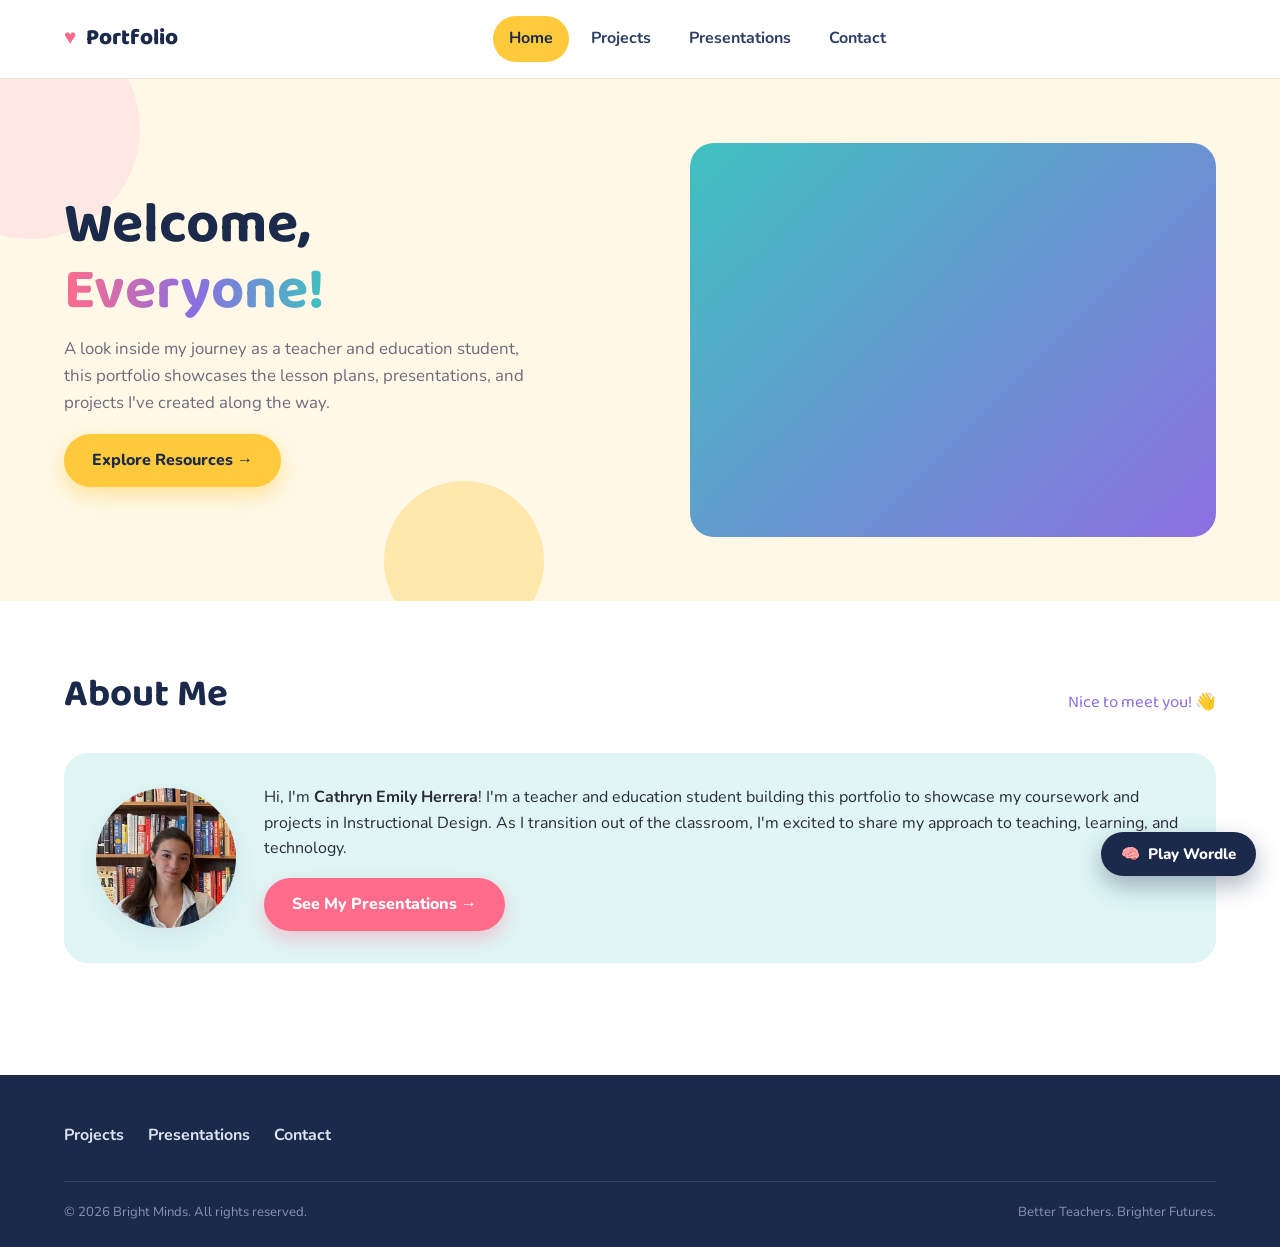
<file: index.html>
<!DOCTYPE html>
<html lang="en">
<head>
<meta charset="UTF-8">
<meta name="viewport" content="width=device-width, initial-scale=1.0">
<title>Bright Minds</title>
<meta name="description" content="Bright Minds gives teachers ready-to-use lesson plans, creative classroom ideas, printables, and a supportive community, because you make a difference every day.">
<link rel="icon" href="data:image/svg+xml,<svg xmlns=%22http://www.w3.org/2000/svg%22 viewBox=%220 0 100 100%22><text y=%22.9em%22 font-size=%2290%22>💛</text></svg>">
<link rel="stylesheet" href="css/style.css">
</head>
<body>

<header class="site-header">
  <div class="container">
    <a href="index.html" class="logo">
      <span class="heart">♥</span>
      <span class="logo-text">Portfolio</span>
    </a>
    <nav class="main-nav" id="main-nav">
      <a href="index.html" class="active">Home</a>
      <a href="resources.html">Projects</a>
      <a href="about.html">Presentations</a>
      <a href="contact.html">Contact</a>
    </nav>
    <div class="header-actions">
      <button class="nav-toggle" aria-label="Toggle menu" aria-expanded="false">&#9776;</button>
    </div>
  </div>
</header>

<section class="hero">
  <div class="blob blob-1"></div>
  <div class="blob blob-2"></div>
  <div class="container">
    <div class="hero-copy">
      <h1>Welcome,<br><span class="accent-multi">Everyone!</span></h1>
      <p class="desc">A look inside my journey as a teacher and education student, this portfolio showcases the lesson plans, presentations, and projects I've created along the way.</p>
      <a href="resources.html" class="btn btn-primary">Explore Resources &rarr;</a>
    </div>
    <div class="hero-art">
      <iframe src="https://drive.google.com/file/d/1__AjPXxAZI9XdwI3EdQu85BcZiwXp3zZ/preview" title="Teaching demo" style="width:100%;height:100%;border:none;display:block;" allow="autoplay" allowfullscreen></iframe>
    </div>
  </div>
</section>

<section class="section">
  <div class="container">
    <div class="section-head">
      <h2>About Me</h2>
      <span class="note">Nice to meet you! &#128075;</span>
    </div>
    <div class="creator-card">
      <div class="creator-avatar creator-avatar-photo"><img src="images/creator-photo.jpg" alt="Cathryn Emily Herrera"></div>
      <div>
        <p style="margin-bottom:16px;">Hi, I'm <strong>Cathryn Emily Herrera</strong>! I'm a teacher and education student building this portfolio to showcase my coursework and projects in Instructional Design. As I transition out of the classroom, I'm excited to share my approach to teaching, learning, and technology.</p>
        <a href="about.html" class="btn btn-secondary">See My Presentations &rarr;</a>
      </div>
    </div>
  </div>
</section>

<footer class="site-footer">
  <div class="container">
    <div class="footer-top">
      <nav class="footer-nav">
        <a href="resources.html">Projects</a>
        <a href="about.html">Presentations</a>
        <a href="contact.html">Contact</a>
      </nav>
    </div>
    <div class="footer-bottom">
      <span>&copy; 2026 Bright Minds. All rights reserved.</span>
      <span>Better Teachers. Brighter Futures.</span>
    </div>
  </div>
</footer>

<div class="wordle-modal" id="wordleModal" hidden>
  <div class="wordle-modal-backdrop" data-wordle-close></div>
  <div class="wordle-modal-panel" role="dialog" aria-modal="true" aria-labelledby="wordleTitle">
    <button class="wordle-modal-close" type="button" data-wordle-close aria-label="Close">&times;</button>

    <div class="wordle-intro" id="wordleIntro">
      <div class="wordle-intro-icon">&#129504;</div>
      <h3 id="wordleTitle">Take a Quick Brain Break!</h3>
      <p>Fancy a round of Wordle while you're here? Guess the 5-letter word (education edition) in 6 tries.</p>
      <div class="wordle-intro-actions">
        <button type="button" class="btn btn-primary" id="wordlePlayBtn">Let's Play! &rarr;</button>
        <button type="button" class="btn btn-outline" id="wordleSkipBtn">No Thanks</button>
      </div>
    </div>

    <div class="wordle-game" id="wordleGame" hidden>
      <h3>Word Break &#128218;</h3>
      <p class="wordle-message" id="wordleMessage">Guess the 5-letter word in 6 tries!</p>
      <div class="wordle-board" id="wordleBoard"></div>
      <div class="wordle-keyboard" id="wordleKeyboard"></div>
      <button type="button" class="btn btn-secondary wordle-again-btn" id="wordleAgainBtn" hidden>Play Again &rarr;</button>
    </div>
  </div>
</div>

<button type="button" class="wordle-fab" id="wordleFab" aria-label="Play Wordle">
  <span aria-hidden="true">&#129504;</span> Play Wordle
</button>

<script src="js/script.js"></script>
</body>
</html>
</file>
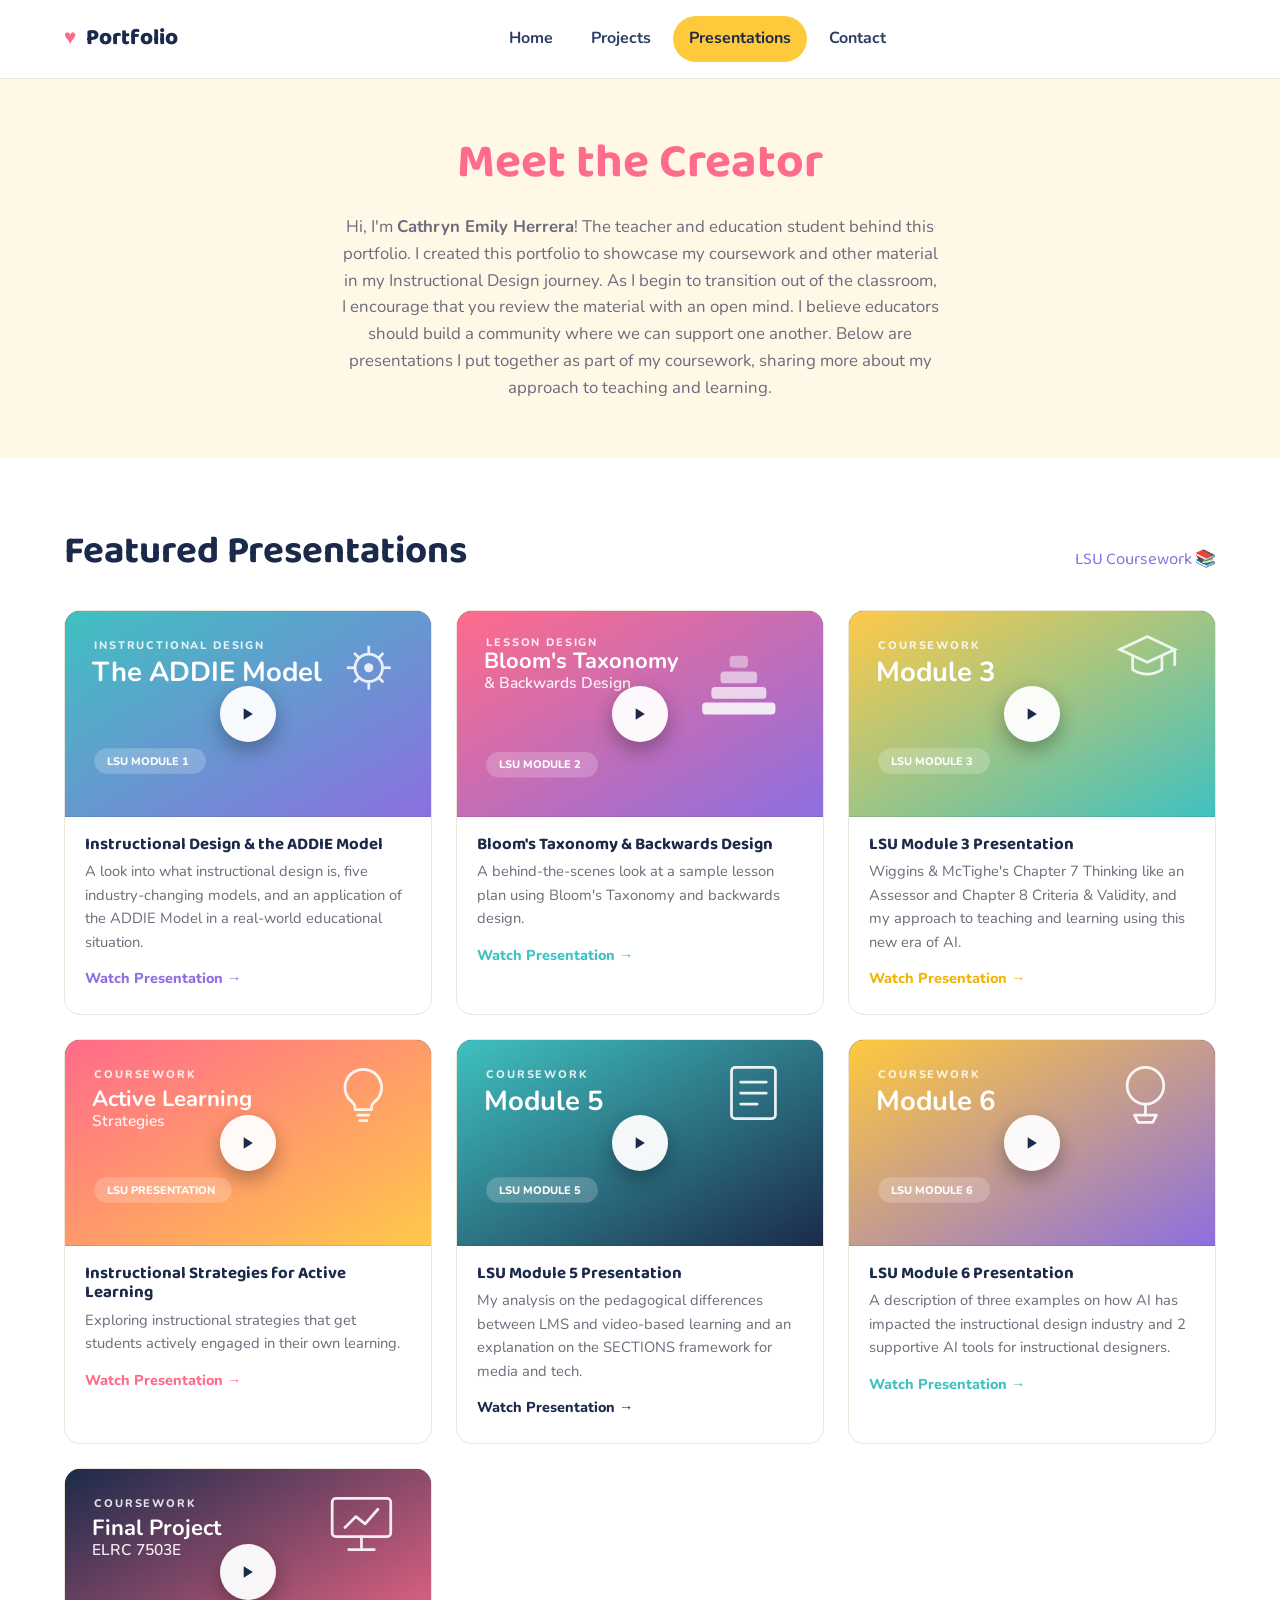
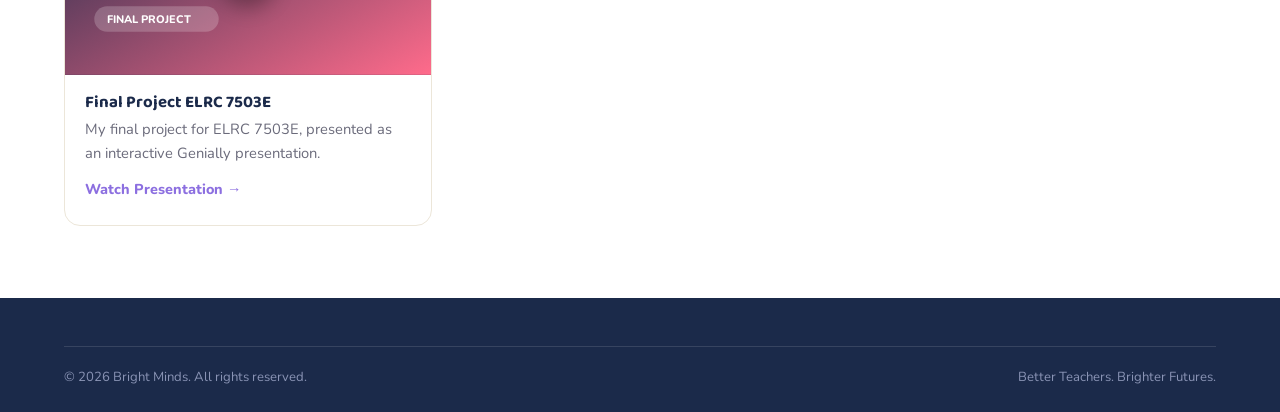
<file: about.html>
<!DOCTYPE html>
<html lang="en">
<head>
<meta charset="UTF-8">
<meta name="viewport" content="width=device-width, initial-scale=1.0">
<title>About - Bright Minds</title>
<meta name="description" content="Meet the teacher behind Bright Minds and learn about our mission to support amazing educators everywhere.">
<link rel="icon" href="data:image/svg+xml,<svg xmlns=%22http://www.w3.org/2000/svg%22 viewBox=%220 0 100 100%22><text y=%22.9em%22 font-size=%2290%22>💛</text></svg>">
<link rel="stylesheet" href="css/style.css">
</head>
<body>

<header class="site-header">
  <div class="container">
    <a href="index.html" class="logo">
      <span class="heart">♥</span>
      <span class="logo-text">Portfolio</span>
    </a>
    <nav class="main-nav" id="main-nav">
      <a href="index.html">Home</a>
      <a href="resources.html">Projects</a>
      <a href="about.html" class="active">Presentations</a>
      <a href="contact.html">Contact</a>
    </nav>
    <div class="header-actions">
      <button class="nav-toggle" aria-label="Toggle menu" aria-expanded="false">&#9776;</button>
    </div>
  </div>
</header>

<section class="about-hero">
  <div class="container">
    <h1 style="color:var(--pink);">Meet the Creator</h1>
    <p>Hi, I'm <strong>Cathryn Emily Herrera</strong>! The teacher and education student behind this portfolio. I created this portfolio to showcase my coursework and other material in my Instructional Design journey. As I begin to transition out of the classroom, I encourage that you review the material with an open mind. I believe educators should build a community where we can support one another. Below are presentations I put together as part of my coursework, sharing more about my approach to teaching and learning.</p>
  </div>
</section>

<section class="section">
  <div class="container">
    <div class="section-head">
      <h2>Featured Presentations</h2>
      <span class="note">LSU Coursework &#128218;</span>
    </div>

    <div class="card-grid presentation-cards">
      <div class="card presentation-card"
           data-embed-src="https://www.canva.com/design/DAHTNZMo5ng/k4PWfj9XyuUFRb6jq6ElvA/watch?embed"
           data-credit-href="https://www.canva.com/design/DAHTNZMo5ng/k4PWfj9XyuUFRb6jq6ElvA/watch?utm_content=DAHTNZMo5ng&amp;utm_campaign=designshare&amp;utm_medium=embeds&amp;utm_source=link"
           data-credit-text="LSU Module 1 Presentation"
           tabindex="0" role="button" aria-label="Watch: Instructional Design and the ADDIE Model">
        <div class="card-thumb video-thumb">
          <svg class="cover-art" viewBox="0 0 400 225" xmlns="http://www.w3.org/2000/svg" role="img" aria-hidden="true">
            <defs>
              <linearGradient id="cov1" x1="0" y1="0" x2="1" y2="1">
                <stop offset="0%" stop-color="#3FC1C0"/>
                <stop offset="100%" stop-color="#8C6FE0"/>
              </linearGradient>
            </defs>
            <rect width="400" height="225" fill="url(#cov1)"/>
            <g transform="translate(304,34)" fill="none" stroke="#FFFFFF" stroke-width="3" opacity="0.85">
              <circle cx="28" cy="28" r="15"/>
              <circle cx="28" cy="28" r="5" fill="#FFFFFF" stroke="none"/>
              <line x1="28" y1="4" x2="28" y2="12"/>
              <line x1="28" y1="44" x2="28" y2="52"/>
              <line x1="4" y1="28" x2="12" y2="28"/>
              <line x1="44" y1="28" x2="52" y2="28"/>
              <line x1="12" y1="12" x2="18" y2="18"/>
              <line x1="38" y1="38" x2="44" y2="44"/>
              <line x1="44" y1="12" x2="38" y2="18"/>
              <line x1="18" y1="38" x2="12" y2="44"/>
            </g>
            <text x="32" y="42" font-family="Nunito, sans-serif" font-weight="800" font-size="12" letter-spacing="2" fill="#FFFFFF" opacity="0.85">INSTRUCTIONAL DESIGN</text>
            <text x="30" y="76" font-family="Baloo 2, cursive" font-weight="700" font-size="30" fill="#FFFFFF">The ADDIE Model</text>
            <rect x="32" y="150" width="122" height="28" rx="14" fill="rgba(255,255,255,0.2)"/>
            <text x="46" y="168" font-family="Nunito, sans-serif" font-weight="800" font-size="12" fill="#FFFFFF">LSU MODULE 1</text>
          </svg>
          <button class="thumb-play-btn" type="button" tabindex="-1" aria-hidden="true">
            <svg width="20" height="20" viewBox="0 0 24 24" fill="#1B2A4A"><path d="M8 5v14l11-7z"/></svg>
          </button>
        </div>
        <div class="card-body">
          <h3>Instructional Design &amp; the ADDIE Model</h3>
          <p>A look into what instructional design is, five industry-changing models, and an application of the ADDIE Model in a real-world educational situation.</p>
          <button class="card-link purple presentation-watch-btn" type="button" tabindex="-1">Watch Presentation &rarr;</button>
        </div>
      </div>

      <div class="card presentation-card"
           data-embed-src="https://www.canva.com/design/DAHT7Nx_MgE/wqu1mUiGOF-yuVI-j_wXXw/watch?embed"
           data-credit-href="https://www.canva.com/design/DAHT7Nx_MgE/wqu1mUiGOF-yuVI-j_wXXw/watch?utm_content=DAHT7Nx_MgE&amp;utm_campaign=designshare&amp;utm_medium=embeds&amp;utm_source=link"
           data-credit-text="LSU Module 2 Presentation"
           tabindex="0" role="button" aria-label="Watch: Bloom's Taxonomy and Backwards Design">
        <div class="card-thumb video-thumb">
          <svg class="cover-art" viewBox="0 0 400 225" xmlns="http://www.w3.org/2000/svg" role="img" aria-hidden="true">
            <defs>
              <linearGradient id="cov2" x1="0" y1="0" x2="1" y2="1">
                <stop offset="0%" stop-color="#FF6B8B"/>
                <stop offset="100%" stop-color="#8C6FE0"/>
              </linearGradient>
            </defs>
            <rect width="400" height="225" fill="url(#cov2)"/>
            <g transform="translate(268,40)" opacity="0.95">
              <rect x="0" y="60" width="80" height="13" rx="4" fill="#FFFFFF" opacity="0.9"/>
              <rect x="10" y="43" width="60" height="13" rx="4" fill="#FFFFFF" opacity="0.75"/>
              <rect x="20" y="26" width="40" height="13" rx="4" fill="#FFFFFF" opacity="0.6"/>
              <rect x="30" y="9" width="20" height="13" rx="4" fill="#FFFFFF" opacity="0.45"/>
            </g>
            <text x="32" y="38" font-family="Nunito, sans-serif" font-weight="800" font-size="12" letter-spacing="2" fill="#FFFFFF" opacity="0.85">LESSON DESIGN</text>
            <text x="30" y="62" font-family="Baloo 2, cursive" font-weight="700" font-size="24" fill="#FFFFFF">Bloom's Taxonomy</text>
            <text x="30" y="84" font-family="Baloo 2, cursive" font-weight="600" font-size="17" fill="#FFFFFF" opacity="0.9">&amp; Backwards Design</text>
            <rect x="32" y="154" width="122" height="28" rx="14" fill="rgba(255,255,255,0.2)"/>
            <text x="46" y="172" font-family="Nunito, sans-serif" font-weight="800" font-size="12" fill="#FFFFFF">LSU MODULE 2</text>
          </svg>
          <button class="thumb-play-btn" type="button" tabindex="-1" aria-hidden="true">
            <svg width="20" height="20" viewBox="0 0 24 24" fill="#1B2A4A"><path d="M8 5v14l11-7z"/></svg>
          </button>
        </div>
        <div class="card-body">
          <h3>Bloom's Taxonomy &amp; Backwards Design</h3>
          <p>A behind-the-scenes look at a sample lesson plan using Bloom's Taxonomy and backwards design.</p>
          <button class="card-link teal presentation-watch-btn" type="button" tabindex="-1">Watch Presentation &rarr;</button>
        </div>
      </div>

      <div class="card presentation-card"
           data-embed-src="https://www.canva.com/design/DAHUk2M3sso/e3Grn-j5q6uMn6KWd6ZbbA/watch?embed"
           data-credit-href="https://www.canva.com/design/DAHUk2M3sso/e3Grn-j5q6uMn6KWd6ZbbA/watch?utm_content=DAHUk2M3sso&amp;utm_campaign=designshare&amp;utm_medium=embeds&amp;utm_source=link"
           data-credit-text="LSU Module 3 Presentation"
           tabindex="0" role="button" aria-label="Watch: LSU Module 3 Presentation">
        <div class="card-thumb video-thumb">
          <svg class="cover-art" viewBox="0 0 400 225" xmlns="http://www.w3.org/2000/svg" role="img" aria-hidden="true">
            <defs>
              <linearGradient id="cov3" x1="0" y1="0" x2="1" y2="1">
                <stop offset="0%" stop-color="#FFC94A"/>
                <stop offset="100%" stop-color="#3FC1C0"/>
              </linearGradient>
            </defs>
            <rect width="400" height="225" fill="url(#cov3)"/>
            <g transform="translate(292,26)" fill="none" stroke="#FFFFFF" stroke-width="3" opacity="0.85">
              <path d="M4 16 L34 2 L64 16 L34 30 Z"/>
              <path d="M18 22 V38 Q34 48 50 38 V22"/>
              <line x1="64" y1="16" x2="64" y2="34"/>
            </g>
            <text x="32" y="42" font-family="Nunito, sans-serif" font-weight="800" font-size="12" letter-spacing="2" fill="#FFFFFF" opacity="0.85">COURSEWORK</text>
            <text x="30" y="76" font-family="Baloo 2, cursive" font-weight="700" font-size="30" fill="#FFFFFF">Module 3</text>
            <rect x="32" y="150" width="122" height="28" rx="14" fill="rgba(255,255,255,0.2)"/>
            <text x="46" y="168" font-family="Nunito, sans-serif" font-weight="800" font-size="12" fill="#FFFFFF">LSU MODULE 3</text>
          </svg>
          <button class="thumb-play-btn" type="button" tabindex="-1" aria-hidden="true">
            <svg width="20" height="20" viewBox="0 0 24 24" fill="#1B2A4A"><path d="M8 5v14l11-7z"/></svg>
          </button>
        </div>
        <div class="card-body">
          <h3>LSU Module 3 Presentation</h3>
          <p>Wiggins &amp; McTighe's Chapter 7 Thinking like an Assessor and Chapter 8 Criteria &amp; Validity, and my approach to teaching and learning using this new era of AI.</p>
          <button class="card-link yellow presentation-watch-btn" type="button" tabindex="-1">Watch Presentation &rarr;</button>
        </div>
      </div>

      <div class="card presentation-card"
           data-embed-src="https://www.canva.com/design/DAHVRlRiFFU/l0_bsd9vT2tYk25j_Da41A/watch?embed"
           data-credit-href="https://www.canva.com/design/DAHVRlRiFFU/l0_bsd9vT2tYk25j_Da41A/watch?utm_content=DAHVRlRiFFU&amp;utm_campaign=designshare&amp;utm_medium=embeds&amp;utm_source=link"
           data-credit-text="Instructional Strategies for Active Learning"
           tabindex="0" role="button" aria-label="Watch: Instructional Strategies for Active Learning">
        <div class="card-thumb video-thumb">
          <svg class="cover-art" viewBox="0 0 400 225" xmlns="http://www.w3.org/2000/svg" role="img" aria-hidden="true">
            <defs>
              <linearGradient id="cov4" x1="0" y1="0" x2="1" y2="1">
                <stop offset="0%" stop-color="#FF6B8B"/>
                <stop offset="100%" stop-color="#FFC94A"/>
              </linearGradient>
            </defs>
            <rect width="400" height="225" fill="url(#cov4)"/>
            <g transform="translate(296,28)" fill="none" stroke="#FFFFFF" stroke-width="3" stroke-linecap="round" stroke-linejoin="round" opacity="0.9">
              <path d="M30 4a20 20 0 0 0-12 36c2 1.6 3 3.6 3 6v2h18v-2c0-2.4 1-4.4 3-6a20 20 0 0 0-12-36z"/>
              <line x1="24" y1="54" x2="36" y2="54"/>
              <line x1="26" y1="60" x2="34" y2="60"/>
            </g>
            <text x="32" y="42" font-family="Nunito, sans-serif" font-weight="800" font-size="12" letter-spacing="2" fill="#FFFFFF" opacity="0.85">COURSEWORK</text>
            <text x="30" y="72" font-family="Baloo 2, cursive" font-weight="700" font-size="24" fill="#FFFFFF">Active Learning</text>
            <text x="30" y="94" font-family="Baloo 2, cursive" font-weight="600" font-size="17" fill="#FFFFFF" opacity="0.9">Strategies</text>
            <rect x="32" y="150" width="150" height="28" rx="14" fill="rgba(255,255,255,0.2)"/>
            <text x="46" y="168" font-family="Nunito, sans-serif" font-weight="800" font-size="12" fill="#FFFFFF">LSU PRESENTATION</text>
          </svg>
          <button class="thumb-play-btn" type="button" tabindex="-1" aria-hidden="true">
            <svg width="20" height="20" viewBox="0 0 24 24" fill="#1B2A4A"><path d="M8 5v14l11-7z"/></svg>
          </button>
        </div>
        <div class="card-body">
          <h3>Instructional Strategies for Active Learning</h3>
          <p>Exploring instructional strategies that get students actively engaged in their own learning.</p>
          <button class="card-link pink presentation-watch-btn" type="button" tabindex="-1">Watch Presentation &rarr;</button>
        </div>
      </div>

      <div class="card presentation-card"
           data-embed-src="https://www.canva.com/design/DAHV5Ejqflc/K3Nkya97e2Ar167d4i1GnQ/watch?embed"
           data-credit-href="https://www.canva.com/design/DAHV5Ejqflc/K3Nkya97e2Ar167d4i1GnQ/watch?utm_content=DAHV5Ejqflc&amp;utm_campaign=designshare&amp;utm_medium=embeds&amp;utm_source=link"
           data-credit-text="LSU Module 5"
           tabindex="0" role="button" aria-label="Watch: LSU Module 5 Presentation">
        <div class="card-thumb video-thumb">
          <svg class="cover-art" viewBox="0 0 400 225" xmlns="http://www.w3.org/2000/svg" role="img" aria-hidden="true">
            <defs>
              <linearGradient id="cov5" x1="0" y1="0" x2="1" y2="1">
                <stop offset="0%" stop-color="#3FC1C0"/>
                <stop offset="100%" stop-color="#1B2A4A"/>
              </linearGradient>
            </defs>
            <rect width="400" height="225" fill="url(#cov5)"/>
            <g transform="translate(296,26)" fill="none" stroke="#FFFFFF" stroke-width="3" stroke-linecap="round" stroke-linejoin="round" opacity="0.9">
              <rect x="4" y="4" width="48" height="56" rx="4"/>
              <line x1="14" y1="20" x2="42" y2="20"/>
              <line x1="14" y1="32" x2="42" y2="32"/>
              <line x1="14" y1="44" x2="32" y2="44"/>
            </g>
            <text x="32" y="42" font-family="Nunito, sans-serif" font-weight="800" font-size="12" letter-spacing="2" fill="#FFFFFF" opacity="0.85">COURSEWORK</text>
            <text x="30" y="76" font-family="Baloo 2, cursive" font-weight="700" font-size="30" fill="#FFFFFF">Module 5</text>
            <rect x="32" y="150" width="122" height="28" rx="14" fill="rgba(255,255,255,0.2)"/>
            <text x="46" y="168" font-family="Nunito, sans-serif" font-weight="800" font-size="12" fill="#FFFFFF">LSU MODULE 5</text>
          </svg>
          <button class="thumb-play-btn" type="button" tabindex="-1" aria-hidden="true">
            <svg width="20" height="20" viewBox="0 0 24 24" fill="#1B2A4A"><path d="M8 5v14l11-7z"/></svg>
          </button>
        </div>
        <div class="card-body">
          <h3>LSU Module 5 Presentation</h3>
          <p>My analysis on the pedagogical differences between LMS and video-based learning and an explanation on the SECTIONS framework for media and tech.</p>
          <button class="card-link navy presentation-watch-btn" type="button" tabindex="-1">Watch Presentation &rarr;</button>
        </div>
      </div>

      <div class="card presentation-card"
           data-embed-src="https://www.canva.com/design/DAHWr0azTEk/oUbgfbbOcpr5-qQlIk0MDg/watch?embed"
           data-credit-href="https://www.canva.com/design/DAHWr0azTEk/oUbgfbbOcpr5-qQlIk0MDg/watch?utm_content=DAHWr0azTEk&amp;utm_campaign=designshare&amp;utm_medium=embeds&amp;utm_source=link"
           data-credit-text="LSU Module 6"
           tabindex="0" role="button" aria-label="Watch: LSU Module 6 Presentation">
        <div class="card-thumb video-thumb">
          <svg class="cover-art" viewBox="0 0 400 225" xmlns="http://www.w3.org/2000/svg" role="img" aria-hidden="true">
            <defs>
              <linearGradient id="cov6" x1="0" y1="0" x2="1" y2="1">
                <stop offset="0%" stop-color="#FFC93C"/>
                <stop offset="100%" stop-color="#8C6FE0"/>
              </linearGradient>
            </defs>
            <rect width="400" height="225" fill="url(#cov6)"/>
            <g transform="translate(294,28)" fill="none" stroke="#FFFFFF" stroke-width="3" stroke-linecap="round" stroke-linejoin="round" opacity="0.9">
              <circle cx="30" cy="22" r="20"/>
              <path d="M18 54 L42 54 L38 62 L22 62 Z"/>
              <line x1="30" y1="42" x2="30" y2="54"/>
            </g>
            <text x="32" y="42" font-family="Nunito, sans-serif" font-weight="800" font-size="12" letter-spacing="2" fill="#FFFFFF" opacity="0.85">COURSEWORK</text>
            <text x="30" y="76" font-family="Baloo 2, cursive" font-weight="700" font-size="30" fill="#FFFFFF">Module 6</text>
            <rect x="32" y="150" width="122" height="28" rx="14" fill="rgba(255,255,255,0.2)"/>
            <text x="46" y="168" font-family="Nunito, sans-serif" font-weight="800" font-size="12" fill="#FFFFFF">LSU MODULE 6</text>
          </svg>
          <button class="thumb-play-btn" type="button" tabindex="-1" aria-hidden="true">
            <svg width="20" height="20" viewBox="0 0 24 24" fill="#1B2A4A"><path d="M8 5v14l11-7z"/></svg>
          </button>
        </div>
        <div class="card-body">
          <h3>LSU Module 6 Presentation</h3>
          <p>A description of three examples on how AI has impacted the instructional design industry and 2 supportive AI tools for instructional designers.</p>
          <button class="card-link teal presentation-watch-btn" type="button" tabindex="-1">Watch Presentation &rarr;</button>
        </div>
      </div>

      <div class="card presentation-card"
           data-embed-src="https://view.genially.com/6ac512c53b628678ed1efbd8"
           data-credit-href="https://view.genially.com/6ac512c53b628678ed1efbd8"
           data-credit-text="Final Project ELRC 7503E"
           tabindex="0" role="button" aria-label="Watch: Final Project ELRC 7503E">
        <div class="card-thumb video-thumb">
          <svg class="cover-art" viewBox="0 0 400 225" xmlns="http://www.w3.org/2000/svg" role="img" aria-hidden="true">
            <defs>
              <linearGradient id="cov7" x1="0" y1="0" x2="1" y2="1">
                <stop offset="0%" stop-color="#1B2A4A"/>
                <stop offset="100%" stop-color="#FF6B8B"/>
              </linearGradient>
            </defs>
            <rect width="400" height="225" fill="url(#cov7)"/>
            <g transform="translate(290,28)" fill="none" stroke="#FFFFFF" stroke-width="3" stroke-linecap="round" stroke-linejoin="round" opacity="0.9">
              <rect x="2" y="4" width="64" height="42" rx="4"/>
              <line x1="34" y1="46" x2="34" y2="58"/>
              <line x1="20" y1="60" x2="48" y2="60"/>
              <path d="M16 36 L28 24 L38 32 L52 16"/>
            </g>
            <text x="32" y="42" font-family="Nunito, sans-serif" font-weight="800" font-size="12" letter-spacing="2" fill="#FFFFFF" opacity="0.85">COURSEWORK</text>
            <text x="30" y="72" font-family="Baloo 2, cursive" font-weight="700" font-size="24" fill="#FFFFFF">Final Project</text>
            <text x="30" y="94" font-family="Baloo 2, cursive" font-weight="600" font-size="17" fill="#FFFFFF" opacity="0.9">ELRC 7503E</text>
            <rect x="32" y="150" width="136" height="28" rx="14" fill="rgba(255,255,255,0.2)"/>
            <text x="46" y="168" font-family="Nunito, sans-serif" font-weight="800" font-size="12" fill="#FFFFFF">FINAL PROJECT</text>
          </svg>
          <button class="thumb-play-btn" type="button" tabindex="-1" aria-hidden="true">
            <svg width="20" height="20" viewBox="0 0 24 24" fill="#1B2A4A"><path d="M8 5v14l11-7z"/></svg>
          </button>
        </div>
        <div class="card-body">
          <h3>Final Project ELRC 7503E</h3>
          <p>My final project for ELRC 7503E, presented as an interactive Genially presentation.</p>
          <button class="card-link purple presentation-watch-btn" type="button" tabindex="-1">Watch Presentation &rarr;</button>
        </div>
      </div>
    </div>
  </div>
</section>

<div class="video-modal" id="videoModal" hidden>
  <div class="video-modal-backdrop" data-close-modal></div>
  <div class="video-modal-panel" role="dialog" aria-modal="true" aria-labelledby="modalVideoTitle">
    <button class="video-modal-close" type="button" data-close-modal aria-label="Close video">&times;</button>
    <h3 id="modalVideoTitle"></h3>
    <div class="video-stage" id="modalVideoStage"></div>
    <p class="video-credit" id="modalVideoCredit"></p>
  </div>
</div>

<footer class="site-footer">
  <div class="container">
    <div class="footer-bottom">
      <span>&copy; 2026 Bright Minds. All rights reserved.</span>
      <span>Better Teachers. Brighter Futures.</span>
    </div>
  </div>
</footer>

<script src="js/script.js"></script>
</body>
</html>
</file>
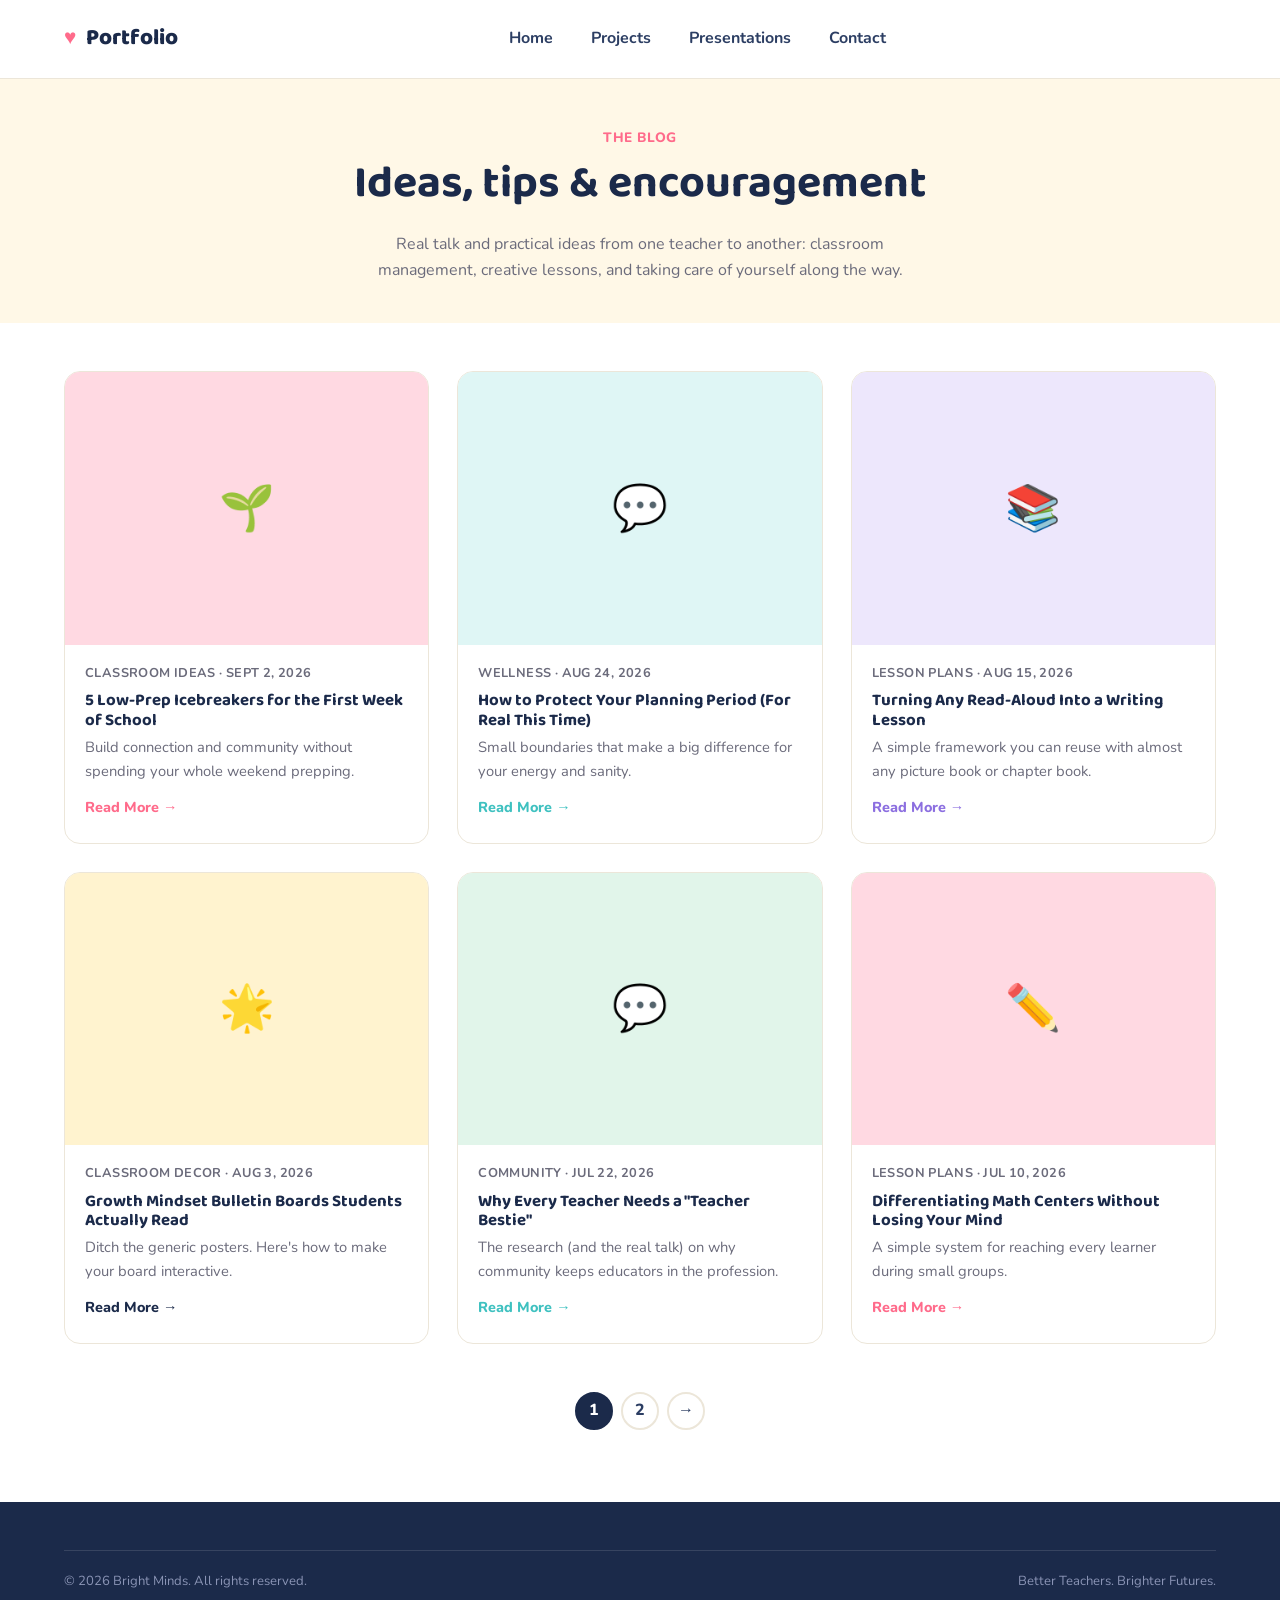
<file: blog.html>
<!DOCTYPE html>
<html lang="en">
<head>
<meta charset="UTF-8">
<meta name="viewport" content="width=device-width, initial-scale=1.0">
<title>Blog - Bright Minds</title>
<meta name="description" content="Tips, ideas, and encouragement for teachers from the Bright Minds blog.">
<link rel="icon" href="data:image/svg+xml,<svg xmlns=%22http://www.w3.org/2000/svg%22 viewBox=%220 0 100 100%22><text y=%22.9em%22 font-size=%2290%22>💛</text></svg>">
<link rel="stylesheet" href="css/style.css">
</head>
<body>

<header class="site-header">
  <div class="container">
    <a href="index.html" class="logo">
      <span class="heart">♥</span>
      <span class="logo-text">Portfolio</span>
    </a>
    <nav class="main-nav" id="main-nav">
      <a href="index.html">Home</a>
      <a href="resources.html">Projects</a>
      <a href="about.html">Presentations</a>
      <a href="contact.html">Contact</a>
    </nav>
    <div class="header-actions">
      <button class="nav-toggle" aria-label="Toggle menu" aria-expanded="false">&#9776;</button>
    </div>
  </div>
</header>

<section class="page-hero">
  <div class="container">
    <span class="eyebrow">The Blog</span>
    <h1>Ideas, tips &amp; encouragement</h1>
    <p>Real talk and practical ideas from one teacher to another: classroom management, creative lessons, and taking care of yourself along the way.</p>
  </div>
</section>

<section class="section" style="padding-top:48px;">
  <div class="container">
    <div class="blog-grid">
      <article class="card blog-card">
        <div class="card-thumb thumb-pink">&#127793;</div>
        <div class="card-body">
          <div class="blog-meta">Classroom Ideas &middot; Sept 2, 2026</div>
          <h3>5 Low-Prep Icebreakers for the First Week of School</h3>
          <p>Build connection and community without spending your whole weekend prepping.</p>
          <a href="#" class="card-link pink">Read More &rarr;</a>
        </div>
      </article>
      <article class="card blog-card">
        <div class="card-thumb thumb-teal">&#128172;</div>
        <div class="card-body">
          <div class="blog-meta">Wellness &middot; Aug 24, 2026</div>
          <h3>How to Protect Your Planning Period (For Real This Time)</h3>
          <p>Small boundaries that make a big difference for your energy and sanity.</p>
          <a href="#" class="card-link teal">Read More &rarr;</a>
        </div>
      </article>
      <article class="card blog-card">
        <div class="card-thumb thumb-purple">&#128218;</div>
        <div class="card-body">
          <div class="blog-meta">Lesson Plans &middot; Aug 15, 2026</div>
          <h3>Turning Any Read-Aloud Into a Writing Lesson</h3>
          <p>A simple framework you can reuse with almost any picture book or chapter book.</p>
          <a href="#" class="card-link purple">Read More &rarr;</a>
        </div>
      </article>
      <article class="card blog-card">
        <div class="card-thumb thumb-yellow">&#127775;</div>
        <div class="card-body">
          <div class="blog-meta">Classroom Decor &middot; Aug 3, 2026</div>
          <h3>Growth Mindset Bulletin Boards Students Actually Read</h3>
          <p>Ditch the generic posters. Here's how to make your board interactive.</p>
          <a href="#" class="card-link navy">Read More &rarr;</a>
        </div>
      </article>
      <article class="card blog-card">
        <div class="card-thumb thumb-green">&#128172;</div>
        <div class="card-body">
          <div class="blog-meta">Community &middot; Jul 22, 2026</div>
          <h3>Why Every Teacher Needs a "Teacher Bestie"</h3>
          <p>The research (and the real talk) on why community keeps educators in the profession.</p>
          <a href="#" class="card-link teal">Read More &rarr;</a>
        </div>
      </article>
      <article class="card blog-card">
        <div class="card-thumb thumb-pink">&#9999;&#65039;</div>
        <div class="card-body">
          <div class="blog-meta">Lesson Plans &middot; Jul 10, 2026</div>
          <h3>Differentiating Math Centers Without Losing Your Mind</h3>
          <p>A simple system for reaching every learner during small groups.</p>
          <a href="#" class="card-link pink">Read More &rarr;</a>
        </div>
      </article>
    </div>

    <div class="pagination">
      <a href="#" class="is-active">1</a>
      <a href="#">2</a>
      <a href="#">&rarr;</a>
    </div>
  </div>
</section>

<footer class="site-footer">
  <div class="container">
    <div class="footer-bottom">
      <span>&copy; 2026 Bright Minds. All rights reserved.</span>
      <span>Better Teachers. Brighter Futures.</span>
    </div>
  </div>
</footer>

<script src="js/script.js"></script>
</body>
</html>
</file>
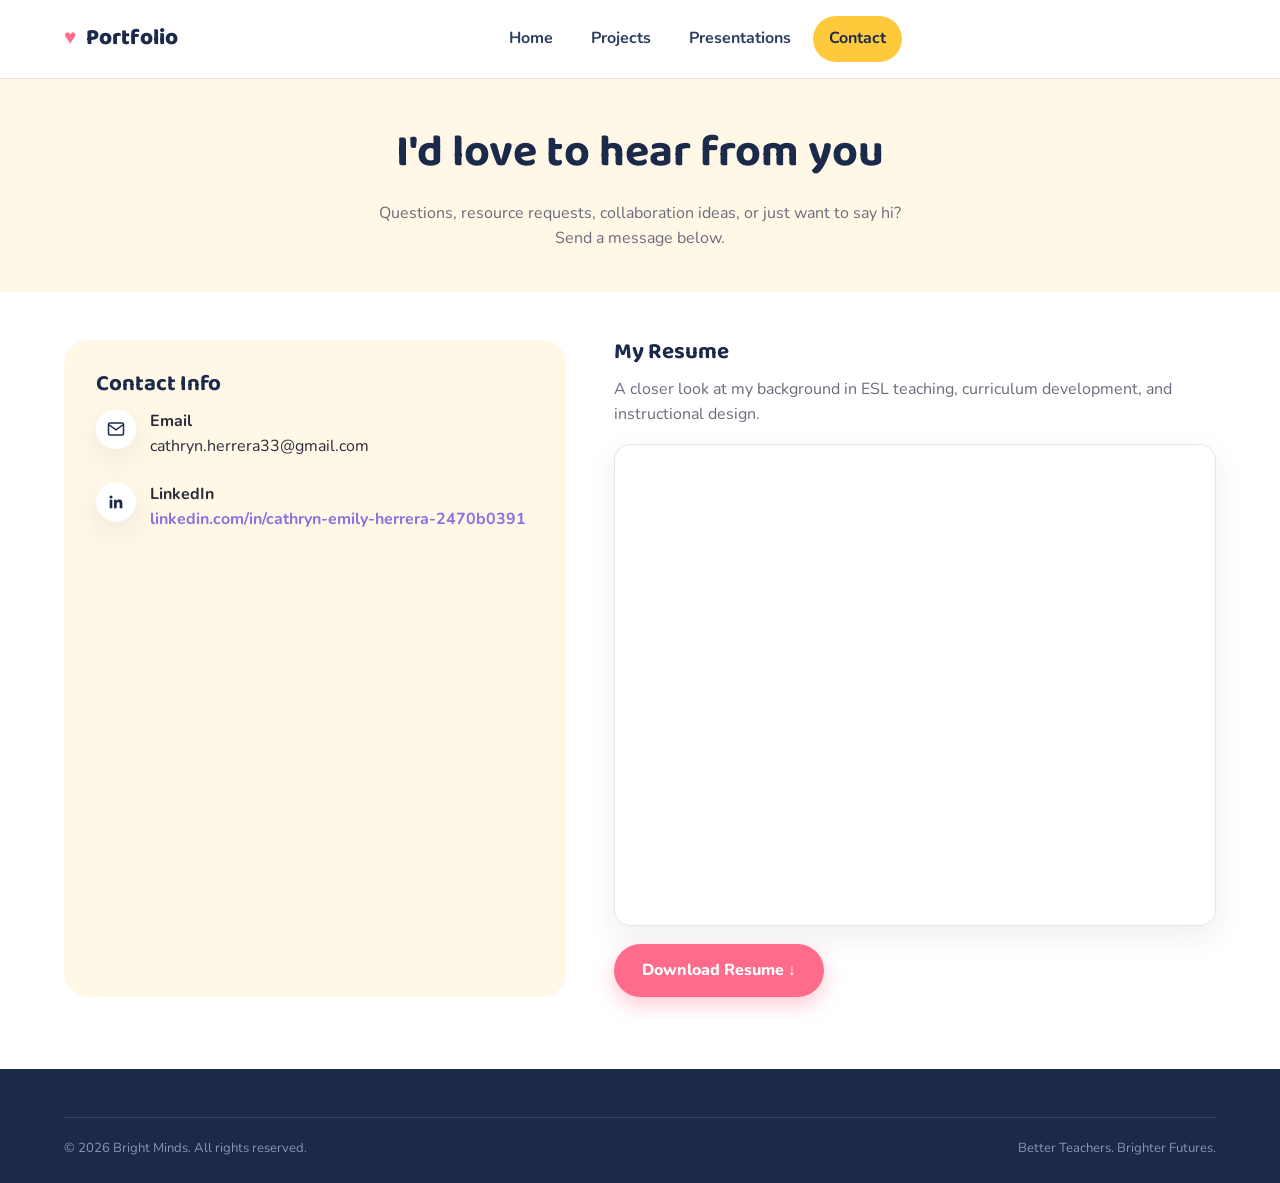
<file: contact.html>
<!DOCTYPE html>
<html lang="en">
<head>
<meta charset="UTF-8">
<meta name="viewport" content="width=device-width, initial-scale=1.0">
<title>Contact - Bright Minds</title>
<meta name="description" content="Get in touch with Bright Minds: questions, resource requests, or just to say hi.">
<link rel="icon" href="data:image/svg+xml,<svg xmlns=%22http://www.w3.org/2000/svg%22 viewBox=%220 0 100 100%22><text y=%22.9em%22 font-size=%2290%22>💛</text></svg>">
<link rel="stylesheet" href="css/style.css">
</head>
<body>

<header class="site-header">
  <div class="container">
    <a href="index.html" class="logo">
      <span class="heart">♥</span>
      <span class="logo-text">Portfolio</span>
    </a>
    <nav class="main-nav" id="main-nav">
      <a href="index.html">Home</a>
      <a href="resources.html">Projects</a>
      <a href="about.html">Presentations</a>
      <a href="contact.html" class="active">Contact</a>
    </nav>
    <div class="header-actions">
      <button class="nav-toggle" aria-label="Toggle menu" aria-expanded="false">&#9776;</button>
    </div>
  </div>
</header>

<section class="page-hero">
  <div class="container">
    <h1>I'd love to hear from you</h1>
    <p>Questions, resource requests, collaboration ideas, or just want to say hi? Send a message below.</p>
  </div>
</section>

<section class="section" style="padding-top:48px;">
  <div class="container">
    <div class="contact-wrap">
      <div class="contact-info-card">
        <h2 style="font-size:1.4rem;">Contact Info</h2>
        <div class="info-row">
          <div class="info-icon">
            <svg width="18" height="18" viewBox="0 0 24 24" fill="none" stroke="#1B2A4A" stroke-width="2"><path d="M4 4h16v16H4z" opacity="0"/><path d="M22 6l-10 7L2 6"/><rect x="2" y="4" width="20" height="16" rx="2"/></svg>
          </div>
          <div>
            <strong>Email</strong><br>
            <span>cathryn.herrera33@gmail.com</span>
          </div>
        </div>
        <div class="info-row">
          <div class="info-icon">
            <svg width="18" height="18" viewBox="0 0 24 24" fill="#1B2A4A"><path d="M20.45 20.45h-3.55v-5.57c0-1.33-.02-3.04-1.85-3.04-1.85 0-2.14 1.45-2.14 2.94v5.67H9.36V9h3.41v1.56h.05c.48-.9 1.64-1.85 3.38-1.85 3.61 0 4.28 2.38 4.28 5.47v6.27zM5.34 7.43a2.06 2.06 0 1 1 0-4.12 2.06 2.06 0 0 1 0 4.12zM7.12 20.45H3.56V9h3.56v11.45z"/></svg>
          </div>
          <div>
            <strong>LinkedIn</strong><br>
            <span><a href="https://www.linkedin.com/in/cathryn-emily-herrera-2470b0391" target="_blank" rel="noopener" style="color:var(--purple);font-weight:700;">linkedin.com/in/cathryn-emily-herrera-2470b0391</a></span>
          </div>
        </div>
      </div>

      <div class="resume-card">
        <h2 style="font-size:1.4rem;">My Resume</h2>
        <p>A closer look at my background in ESL teaching, curriculum development, and instructional design.</p>
        <div class="resume-embed">
          <iframe src="resume.pdf" title="Cathryn Emily Herrera's Resume"></iframe>
        </div>
        <a href="resume.pdf" download class="btn btn-secondary">Download Resume &darr;</a>
      </div>
    </div>
  </div>
</section>

<footer class="site-footer">
  <div class="container">
    <div class="footer-bottom">
      <span>&copy; 2026 Bright Minds. All rights reserved.</span>
      <span>Better Teachers. Brighter Futures.</span>
    </div>
  </div>
</footer>

<script src="js/script.js"></script>
</body>
</html>
</file>
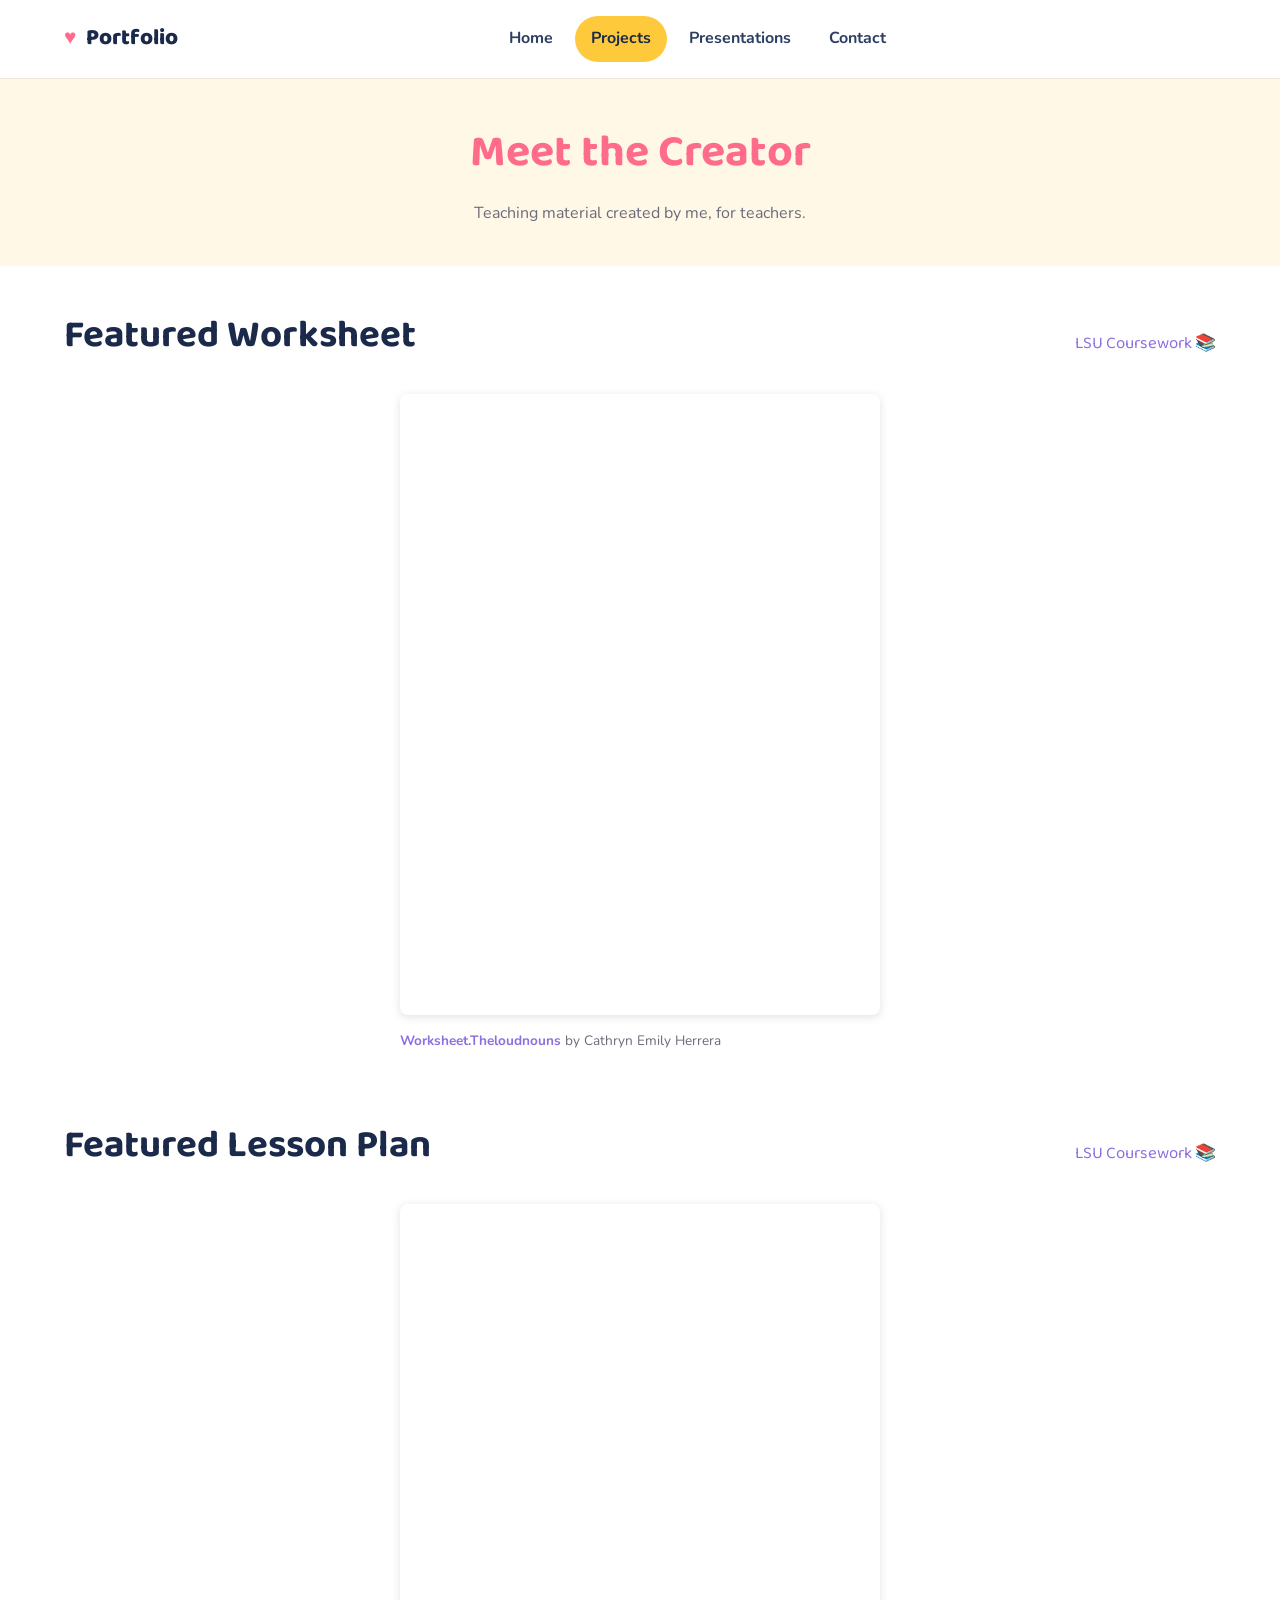
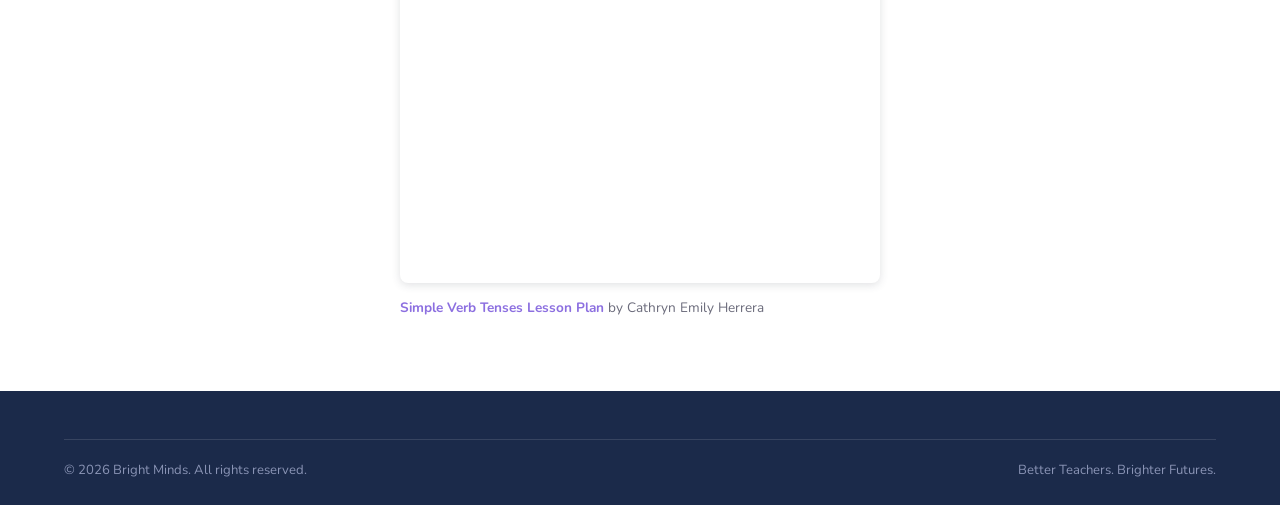
<file: resources.html>
<!DOCTYPE html>
<html lang="en">
<head>
<meta charset="UTF-8">
<meta name="viewport" content="width=device-width, initial-scale=1.0">
<title>Resources - Bright Minds</title>
<meta name="description" content="Browse ready-to-use lesson plans, printables, classroom decor, and wellness resources for teachers.">
<link rel="icon" href="data:image/svg+xml,<svg xmlns=%22http://www.w3.org/2000/svg%22 viewBox=%220 0 100 100%22><text y=%22.9em%22 font-size=%2290%22>💛</text></svg>">
<link rel="stylesheet" href="css/style.css">
</head>
<body>

<header class="site-header">
  <div class="container">
    <a href="index.html" class="logo">
      <span class="heart">♥</span>
      <span class="logo-text">Portfolio</span>
    </a>
    <nav class="main-nav" id="main-nav">
      <a href="index.html">Home</a>
      <a href="resources.html" class="active">Projects</a>
      <a href="about.html">Presentations</a>
      <a href="contact.html">Contact</a>
    </nav>
    <div class="header-actions">
      <button class="nav-toggle" aria-label="Toggle menu" aria-expanded="false">&#9776;</button>
    </div>
  </div>
</header>

<section class="page-hero">
  <div class="container">
    <h1 style="color:var(--pink);">Meet the Creator</h1>
    <p>Teaching material created by me, for teachers.</p>
  </div>
</section>

<section class="section" style="padding-top:48px;">
  <div class="container">
    <div class="section-head">
      <h2>Featured Worksheet</h2>
      <span class="note">LSU Coursework &#128218;</span>
    </div>
    <div style="max-width:480px;margin:0 auto;">
      <div style="position: relative; width: 100%; height: 0; padding-top: 129.4118%;
 padding-bottom: 0; box-shadow: 0 2px 8px 0 rgba(63,69,81,0.16); margin-top: 1.6em; margin-bottom: 0.9em; overflow: hidden;
 border-radius: 8px; will-change: transform;">
        <iframe loading="lazy" style="position: absolute; width: 100%; height: 100%; top: 0; left: 0; border: none; padding: 0;margin: 0;"
          src="https://www.canva.com/design/DAGr5Da9xuA/is365bd57PetrfzrYY_-zA/view?embed" allowfullscreen="allowfullscreen" allow="fullscreen">
        </iframe>
      </div>
      <p class="video-credit"><a href="https://www.canva.com/design/DAGr5Da9xuA/is365bd57PetrfzrYY_-zA/view?utm_content=DAGr5Da9xuA&amp;utm_campaign=designshare&amp;utm_medium=embeds&amp;utm_source=link" target="_blank" rel="noopener">Worksheet.Theloudnouns</a> by Cathryn Emily Herrera</p>
    </div>
  </div>
</section>

<section class="section" style="padding-top:0;">
  <div class="container">
    <div class="section-head">
      <h2>Featured Lesson Plan</h2>
      <span class="note">LSU Coursework &#128218;</span>
    </div>
    <div style="max-width:480px;margin:0 auto;">
      <div style="position: relative; width: 100%; height: 0; padding-top: 141.4286%;
 padding-bottom: 0; box-shadow: 0 2px 8px 0 rgba(63,69,81,0.16); margin-top: 1.6em; margin-bottom: 0.9em; overflow: hidden;
 border-radius: 8px; will-change: transform;">
        <iframe loading="lazy" style="position: absolute; width: 100%; height: 100%; top: 0; left: 0; border: none; padding: 0;margin: 0;"
          src="https://www.canva.com/design/DAHVn0YY02Y/XiWXilxlJOhnmY4whuZ9lw/view?embed" allowfullscreen="allowfullscreen" allow="fullscreen">
        </iframe>
      </div>
      <p class="video-credit"><a href="https://www.canva.com/design/DAHVn0YY02Y/XiWXilxlJOhnmY4whuZ9lw/view?utm_content=DAHVn0YY02Y&amp;utm_campaign=designshare&amp;utm_medium=embeds&amp;utm_source=link" target="_blank" rel="noopener">Simple Verb Tenses Lesson Plan</a> by Cathryn Emily Herrera</p>
    </div>
  </div>
</section>

<footer class="site-footer">
  <div class="container">
    <div class="footer-bottom">
      <span>&copy; 2026 Bright Minds. All rights reserved.</span>
      <span>Better Teachers. Brighter Futures.</span>
    </div>
  </div>
</footer>

<script src="js/script.js"></script>
</body>
</html>
</file>
<file: css/style.css>
/* ==========================================================================
   Bright Minds - shared stylesheet
   ========================================================================== */

@import url('https://fonts.googleapis.com/css2?family=Baloo+2:wght@500;600;700;800&family=Nunito:wght@400;600;700;800&display=swap');

:root {
  --cream: #FFF8E7;
  --navy: #1B2A4A;
  --navy-soft: #2C3E63;
  --yellow: #FFC93C;
  --yellow-dark: #F5B400;
  --pink: #FF6B8B;
  --pink-soft: #FFD9E2;
  --teal: #3FC1C0;
  --teal-soft: #DFF6F5;
  --purple: #8C6FE0;
  --purple-soft: #EDE7FC;
  --green: #4CAF7D;
  --green-soft: #E1F5EA;
  --white: #FFFFFF;
  --ink: #2A2A38;
  --ink-light: #6B6B7B;
  --border: #ECE6D9;
  --shadow: 0 10px 30px rgba(27, 42, 74, 0.08);
  --radius-lg: 24px;
  --radius-md: 16px;
  --radius-sm: 10px;
  --max-width: 1200px;
}

* { box-sizing: border-box; }

html { scroll-behavior: smooth; }

body {
  margin: 0;
  font-family: 'Nunito', sans-serif;
  color: var(--ink);
  background: var(--white);
  line-height: 1.6;
  -webkit-font-smoothing: antialiased;
}

h1, h2, h3, h4 {
  font-family: 'Baloo 2', cursive;
  color: var(--navy);
  line-height: 1.15;
  margin: 0 0 0.5em;
}

p { margin: 0 0 1em; }

a { color: inherit; text-decoration: none; }

img { max-width: 100%; display: block; }

.container {
  width: 100%;
  max-width: var(--max-width);
  margin: 0 auto;
  padding: 0 24px;
}

.btn {
  display: inline-flex;
  align-items: center;
  gap: 8px;
  font-family: 'Nunito', sans-serif;
  font-weight: 800;
  font-size: 1rem;
  padding: 14px 28px;
  border-radius: 999px;
  border: none;
  cursor: pointer;
  transition: transform 0.15s ease, box-shadow 0.15s ease;
  white-space: nowrap;
}
.btn:hover { transform: translateY(-2px); }

.btn-primary {
  background: var(--yellow);
  color: var(--navy);
  box-shadow: 0 8px 20px rgba(255, 201, 60, 0.45);
}
.btn-primary:hover { box-shadow: 0 12px 24px rgba(255, 201, 60, 0.55); }

.btn-secondary {
  background: var(--pink);
  color: var(--white);
  box-shadow: 0 8px 20px rgba(255, 107, 139, 0.35);
}

.btn-outline {
  background: transparent;
  color: var(--navy);
  border: 2px solid var(--navy);
}
.btn-outline:hover { background: var(--navy); color: var(--white); }

.eyebrow {
  display: inline-block;
  font-weight: 800;
  color: var(--pink);
  letter-spacing: 0.04em;
  text-transform: uppercase;
  font-size: 0.85rem;
  margin-bottom: 10px;
}

/* ---------------- Header ---------------- */
.site-header {
  position: sticky;
  top: 0;
  z-index: 100;
  background: var(--white);
  border-bottom: 1px solid var(--border);
}
.site-header .container {
  display: flex;
  align-items: center;
  justify-content: space-between;
  padding-top: 16px;
  padding-bottom: 16px;
  gap: 24px;
}
.logo {
  display: flex;
  align-items: center;
  gap: 10px;
  font-family: 'Baloo 2', cursive;
  font-weight: 800;
  font-size: 1.4rem;
  color: var(--navy);
  flex-shrink: 0;
}
.logo .heart { color: var(--pink); font-size: 1.3rem; }
.logo-text .tagline {
  display: block;
  font-family: 'Nunito', sans-serif;
  font-weight: 600;
  font-size: 0.7rem;
  color: var(--ink-light);
  letter-spacing: 0.02em;
}

.main-nav {
  display: flex;
  align-items: center;
  gap: 6px;
  flex: 1;
  justify-content: center;
}
.main-nav a {
  padding: 10px 16px;
  border-radius: 999px;
  font-weight: 700;
  color: var(--navy-soft);
  transition: background 0.15s ease, color 0.15s ease;
}
.main-nav a:hover { background: var(--cream); }
.main-nav a.active { background: var(--yellow); color: var(--navy); }

.header-actions {
  display: flex;
  align-items: center;
  gap: 14px;
  flex-shrink: 0;
}

.nav-toggle {
  display: none;
  background: none;
  border: none;
  font-size: 1.6rem;
  color: var(--navy);
  cursor: pointer;
}

@media (max-width: 900px) {
  .main-nav {
    display: none;
    position: absolute;
    top: 100%;
    left: 0;
    right: 0;
    background: var(--white);
    flex-direction: column;
    align-items: stretch;
    padding: 12px 24px 20px;
    border-bottom: 1px solid var(--border);
    box-shadow: var(--shadow);
  }
  .main-nav.open { display: flex; }
  .main-nav a { text-align: center; }
  .nav-toggle { display: block; }
  .site-header .container { position: relative; }
}

/* ---------------- Hero ---------------- */
.hero {
  background: var(--cream);
  overflow: hidden;
  position: relative;
}
.hero .container {
  display: grid;
  grid-template-columns: 1.1fr 1fr;
  align-items: center;
  gap: 48px;
  padding-top: 64px;
  padding-bottom: 64px;
  position: relative;
  z-index: 1;
}
.hero h1 {
  font-size: clamp(2.4rem, 5vw, 3.6rem);
  margin-bottom: 0.2em;
}
.hero h1 .accent-pink { color: var(--pink); }
.hero h1 .accent-multi {
  background: linear-gradient(90deg, var(--pink), var(--purple), var(--teal));
  -webkit-background-clip: text;
  background-clip: text;
  color: transparent;
}
.hero .lede {
  font-weight: 700;
  color: var(--navy-soft);
  font-size: 1.15rem;
}
.hero p.desc { color: var(--ink-light); font-size: 1.05rem; max-width: 46ch; }

.hero-art {
  position: relative;
  border-radius: var(--radius-lg);
  overflow: hidden;
  aspect-ratio: 4 / 3;
  background: linear-gradient(135deg, var(--teal) 0%, var(--purple) 100%);
}
.hero-art svg { width: 100%; height: 100%; display: block; }

.blob {
  position: absolute;
  border-radius: 50%;
  opacity: 0.5;
  z-index: 0;
}
.blob-1 { width: 220px; height: 220px; background: var(--pink-soft); top: -60px; left: -80px; }
.blob-2 { width: 160px; height: 160px; background: var(--yellow); opacity: 0.35; bottom: -40px; left: 30%; }

@media (max-width: 860px) {
  .hero .container { grid-template-columns: 1fr; }
  .hero-art { order: -1; }
}

/* ---------------- Feature strip ---------------- */
.features {
  background: var(--teal-soft);
  padding: 56px 0;
}
.features-grid {
  display: grid;
  grid-template-columns: repeat(5, 1fr);
  gap: 28px;
  text-align: center;
}
.feature-icon {
  width: 64px;
  height: 64px;
  margin: 0 auto 14px;
  display: flex;
  align-items: center;
  justify-content: center;
  border-radius: 50%;
  background: var(--white);
  box-shadow: var(--shadow);
}
.feature-icon svg { width: 32px; height: 32px; }
.feature h3 { font-size: 1.05rem; margin-bottom: 6px; }
.feature p { font-size: 0.9rem; color: var(--ink-light); margin: 0; }

@media (max-width: 900px) {
  .features-grid { grid-template-columns: repeat(2, 1fr); }
}
@media (max-width: 520px) {
  .features-grid { grid-template-columns: 1fr; }
}

/* ---------------- Section headers ---------------- */
.section { padding: 72px 0; }
.section-head {
  display: flex;
  align-items: flex-end;
  justify-content: space-between;
  gap: 20px;
  margin-bottom: 36px;
  flex-wrap: wrap;
}
.section-head h2 { font-size: clamp(1.8rem, 3.5vw, 2.4rem); margin: 0; }
.section-head .note {
  font-family: 'Baloo 2', cursive;
  color: var(--purple);
  font-size: 1.05rem;
}

/* ---------------- Cards ---------------- */
.card-grid {
  display: grid;
  grid-template-columns: repeat(4, 1fr);
  gap: 24px;
}
@media (max-width: 980px) { .card-grid { grid-template-columns: repeat(2, 1fr); } }
@media (max-width: 560px) { .card-grid { grid-template-columns: 1fr; } }

.card {
  background: var(--white);
  border: 1px solid var(--border);
  border-radius: var(--radius-md);
  overflow: hidden;
  transition: transform 0.15s ease, box-shadow 0.15s ease;
}
.card:hover { transform: translateY(-4px); box-shadow: var(--shadow); }
.card-thumb {
  aspect-ratio: 4/3;
  display: flex;
  align-items: center;
  justify-content: center;
  font-size: 2.4rem;
}
.card-body { padding: 18px 20px 22px; }
.card-body h3 { font-size: 1.05rem; margin-bottom: 6px; }
.card-body p { font-size: 0.92rem; color: var(--ink-light); margin-bottom: 12px; }
.card-link { font-weight: 800; font-size: 0.9rem; }
.card-link.pink { color: var(--pink); }
.card-link.teal { color: var(--teal); }
.card-link.purple { color: var(--purple); }
.card-link.navy { color: var(--navy); }
.card-link.yellow { color: var(--yellow-dark); }

.thumb-purple { background: var(--purple-soft); }
.thumb-teal { background: var(--teal-soft); }
.thumb-pink { background: var(--pink-soft); }
.thumb-yellow { background: #FFF3CF; }
.thumb-green { background: var(--green-soft); }

/* ---------------- Filter pills (resources page) ---------------- */
.filter-row {
  display: flex;
  flex-wrap: wrap;
  gap: 10px;
  margin-bottom: 36px;
}
.filter-pill {
  padding: 10px 20px;
  border-radius: 999px;
  border: 2px solid var(--border);
  background: var(--white);
  font-weight: 700;
  font-size: 0.9rem;
  color: var(--navy-soft);
  cursor: pointer;
  transition: all 0.15s ease;
}
.filter-pill:hover { border-color: var(--yellow); }
.filter-pill.is-active { background: var(--navy); border-color: var(--navy); color: var(--white); }

.search-bar {
  display: flex;
  align-items: center;
  gap: 10px;
  background: var(--cream);
  border-radius: 999px;
  padding: 10px 18px;
  min-width: 220px;
}
.search-bar input {
  border: none;
  background: transparent;
  outline: none;
  font-family: 'Nunito', sans-serif;
  font-size: 0.95rem;
  width: 100%;
  color: var(--ink);
}

/* ---------------- Testimonials ---------------- */
.testimonial-section {
  background: var(--purple-soft);
  padding: 64px 0;
}
.testimonial {
  display: flex;
  align-items: center;
  gap: 28px;
  background: var(--white);
  border-radius: var(--radius-lg);
  padding: 32px 40px;
  box-shadow: var(--shadow);
  max-width: 820px;
  margin: 0 auto;
}
.testimonial-avatar {
  width: 64px;
  height: 64px;
  border-radius: 50%;
  flex-shrink: 0;
  background: var(--yellow);
  color: var(--navy);
  display: flex;
  align-items: center;
  justify-content: center;
  font-family: 'Baloo 2', cursive;
  font-weight: 700;
  font-size: 1.4rem;
}
.testimonial p { font-style: italic; color: var(--navy-soft); margin-bottom: 8px; font-size: 1.02rem; }
.testimonial cite { font-weight: 800; color: var(--navy); font-style: normal; font-size: 0.9rem; }

@media (max-width: 640px) {
  .testimonial { flex-direction: column; text-align: center; padding: 28px; }
}

/* ---------------- CTA band ---------------- */
.cta-band {
  background: var(--navy);
  color: var(--white);
  border-radius: var(--radius-lg);
  padding: 56px 40px;
  text-align: center;
  margin: 0 24px;
}
.cta-band h2 { color: var(--white); }
.cta-band p { color: #C7CEE0; max-width: 50ch; margin-left: auto; margin-right: auto; }

/* ---------------- Featured presentations (About page) ---------------- */
/* Cards reuse .card / .card-thumb / .card-body from the Resources page
   so this section matches that page's visual language. */
.card-grid.presentation-cards {
  grid-template-columns: repeat(3, 1fr);
}
@media (max-width: 980px) {
  .card-grid.presentation-cards { grid-template-columns: repeat(2, 1fr); }
}
@media (max-width: 640px) {
  .card-grid.presentation-cards { grid-template-columns: 1fr; }
}

.presentation-card { cursor: pointer; }
.presentation-card:focus-visible {
  outline: 2px solid var(--teal);
  outline-offset: 2px;
}

.video-thumb {
  position: relative;
  aspect-ratio: 16 / 9;
  overflow: hidden;
  background: var(--navy);
}
.video-thumb .cover-art {
  position: absolute;
  inset: 0;
  width: 100%;
  height: 100%;
  display: block;
}
.thumb-play-btn {
  position: absolute;
  top: 50%;
  left: 50%;
  transform: translate(-50%, -50%);
  width: 56px;
  height: 56px;
  border-radius: 50%;
  background: rgba(255, 255, 255, 0.95);
  border: none;
  display: flex;
  align-items: center;
  justify-content: center;
  padding-left: 3px;
  box-shadow: 0 8px 20px rgba(0, 0, 0, 0.3);
  transition: transform 0.15s ease;
  pointer-events: none;
}
.presentation-card:hover .thumb-play-btn { transform: translate(-50%, -50%) scale(1.08); }

button.card-link.presentation-watch-btn {
  background: none;
  border: none;
  padding: 0;
  font-family: 'Nunito', sans-serif;
  pointer-events: none;
}

/* Shared video stage + credit line, used both on cards (via modal) */
.video-stage {
  position: relative;
  width: 100%;
  height: 0;
  padding-top: 56.25%; /* 16:9 */
  border-radius: var(--radius-sm);
  overflow: hidden;
  box-shadow: var(--shadow);
  background: linear-gradient(135deg, var(--teal) 0%, var(--purple) 100%);
}
.video-stage iframe {
  position: absolute;
  inset: 0;
  width: 100%;
  height: 100%;
  border: none;
  padding: 0;
  margin: 0;
}
.video-credit { font-size: 0.85rem; color: var(--ink-light); margin: 14px 0 0; }
.video-credit a { color: var(--purple); font-weight: 700; }

/* ---------------- Video modal ---------------- */
.video-modal {
  position: fixed;
  inset: 0;
  z-index: 1000;
  display: flex;
  align-items: center;
  justify-content: center;
  padding: 24px;
}
.video-modal[hidden] { display: none; }
.video-modal-backdrop {
  position: absolute;
  inset: 0;
  background: rgba(27, 42, 74, 0.72);
}
.video-modal-panel {
  position: relative;
  z-index: 1;
  background: var(--white);
  border-radius: var(--radius-lg);
  padding: 28px;
  max-width: 880px;
  width: 100%;
  max-height: 90vh;
  overflow-y: auto;
  box-shadow: 0 30px 80px rgba(0, 0, 0, 0.35);
}
.video-modal-panel h3 {
  margin: 0 40px 16px 0;
  font-size: 1.25rem;
}
.video-modal-close {
  position: absolute;
  top: 16px;
  right: 16px;
  width: 36px;
  height: 36px;
  border-radius: 50%;
  background: var(--cream);
  border: none;
  font-size: 1.4rem;
  line-height: 1;
  color: var(--navy);
  cursor: pointer;
  display: flex;
  align-items: center;
  justify-content: center;
  transition: background 0.15s ease;
}
.video-modal-close:hover { background: var(--pink-soft); }

/* ---------------- About page extras ---------------- */
.about-hero {
  background: var(--cream);
  padding: 56px 0;
  text-align: center;
}
.about-hero h1 { font-size: clamp(2.2rem, 4.5vw, 3rem); }
.about-hero p { max-width: 60ch; margin: 0 auto; color: var(--ink-light); font-size: 1.05rem; }

.creator-card {
  display: flex;
  gap: 28px;
  align-items: center;
  background: var(--teal-soft);
  border-radius: var(--radius-lg);
  padding: 32px;
  margin-bottom: 40px;
}
.creator-avatar {
  width: 96px;
  height: 96px;
  border-radius: 50%;
  background: var(--white);
  flex-shrink: 0;
  display: flex;
  align-items: center;
  justify-content: center;
  font-family: 'Baloo 2', cursive;
  font-size: 2.2rem;
  color: var(--teal);
  box-shadow: var(--shadow);
}
.creator-avatar-photo {
  width: 140px;
  height: 140px;
  overflow: hidden;
  padding: 0;
}
.creator-avatar-photo img {
  width: 100%;
  height: 100%;
  object-fit: cover;
  display: block;
}
@media (max-width: 640px) {
  .creator-card { flex-direction: column; text-align: center; }
}

.value-grid {
  display: grid;
  grid-template-columns: repeat(3, 1fr);
  gap: 24px;
  margin: 32px 0;
}
@media (max-width: 800px) { .value-grid { grid-template-columns: 1fr; } }
.value-card {
  padding: 26px;
  border-radius: var(--radius-md);
  border: 1px solid var(--border);
}

/* ---------------- Blog ---------------- */
.blog-grid {
  display: grid;
  grid-template-columns: repeat(3, 1fr);
  gap: 28px;
}
@media (max-width: 900px) { .blog-grid { grid-template-columns: repeat(2, 1fr); } }
@media (max-width: 600px) { .blog-grid { grid-template-columns: 1fr; } }

.blog-card .card-thumb { font-size: 2.8rem; }
.blog-meta {
  font-size: 0.8rem;
  color: var(--ink-light);
  font-weight: 700;
  text-transform: uppercase;
  letter-spacing: 0.03em;
  margin-bottom: 8px;
}

/* ---------------- Contact ---------------- */
.contact-wrap {
  display: grid;
  grid-template-columns: 1fr 1.2fr;
  gap: 48px;
}
@media (max-width: 860px) { .contact-wrap { grid-template-columns: 1fr; } }

.contact-info-card {
  background: var(--cream);
  border-radius: var(--radius-lg);
  padding: 32px;
}
.contact-info-card .info-row {
  display: flex;
  gap: 14px;
  align-items: flex-start;
  margin-bottom: 22px;
}
.contact-info-card .info-icon {
  width: 40px;
  height: 40px;
  border-radius: 50%;
  background: var(--white);
  display: flex;
  align-items: center;
  justify-content: center;
  flex-shrink: 0;
  box-shadow: var(--shadow);
}

.social-row { display: flex; gap: 12px; margin-top: 20px; }
.social-row a {
  width: 40px;
  height: 40px;
  border-radius: 50%;
  background: var(--navy);
  color: var(--white);
  display: flex;
  align-items: center;
  justify-content: center;
  transition: background 0.15s ease;
}
.social-row a:hover { background: var(--pink); }

form.contact-form { display: flex; flex-direction: column; gap: 18px; }
.form-row { display: grid; grid-template-columns: 1fr 1fr; gap: 18px; }
@media (max-width: 560px) { .form-row { grid-template-columns: 1fr; } }
.field label {
  display: block;
  font-weight: 800;
  font-size: 0.9rem;
  margin-bottom: 6px;
  color: var(--navy-soft);
}
.field input,
.field textarea {
  width: 100%;
  padding: 13px 16px;
  border-radius: var(--radius-sm);
  border: 2px solid var(--border);
  font-family: 'Nunito', sans-serif;
  font-size: 0.95rem;
  outline: none;
  transition: border-color 0.15s ease;
  resize: vertical;
}
.field input:focus,
.field textarea:focus { border-color: var(--teal); }

.form-note {
  font-size: 0.85rem;
  color: var(--ink-light);
  background: var(--cream);
  border-radius: var(--radius-sm);
  padding: 12px 16px;
}

/* ---------------- Resume (Contact page) ---------------- */
.resume-card {
  display: flex;
  flex-direction: column;
  height: 100%;
}
.resume-card p { color: var(--ink-light); }
.resume-embed {
  flex: 1;
  min-height: 480px;
  border-radius: var(--radius-md);
  overflow: hidden;
  box-shadow: var(--shadow);
  border: 1px solid var(--border);
  margin-bottom: 18px;
  background: var(--white);
}
.resume-embed iframe {
  width: 100%;
  height: 100%;
  min-height: 480px;
  border: none;
  display: block;
}
.resume-card .btn { align-self: flex-start; }

/* ---------------- Footer ---------------- */
.site-footer {
  background: var(--navy);
  color: #C7CEE0;
  padding: 48px 0 24px;
}
.footer-top {
  display: flex;
  justify-content: space-between;
  align-items: flex-start;
  flex-wrap: wrap;
  gap: 32px;
  margin-bottom: 32px;
}
.footer-logo {
  font-family: 'Baloo 2', cursive;
  font-weight: 800;
  font-size: 1.3rem;
  color: var(--white);
  display: flex;
  align-items: center;
  gap: 8px;
  margin-bottom: 6px;
}
.footer-logo .heart { color: var(--pink); }
.footer-tagline { font-size: 0.85rem; color: #9AA5C4; }
.footer-nav { display: flex; gap: 24px; flex-wrap: wrap; }
.footer-nav a { font-weight: 700; color: #DDE3F2; }
.footer-nav a:hover { color: var(--yellow); }
.footer-social { display: flex; gap: 12px; }
.footer-social a {
  width: 38px;
  height: 38px;
  border-radius: 50%;
  background: rgba(255,255,255,0.08);
  display: flex;
  align-items: center;
  justify-content: center;
  color: var(--white);
}
.footer-social a:hover { background: var(--pink); }
.footer-bottom {
  border-top: 1px solid rgba(255,255,255,0.12);
  padding-top: 20px;
  font-size: 0.82rem;
  color: #8A94B5;
  display: flex;
  justify-content: space-between;
  flex-wrap: wrap;
  gap: 10px;
}

/* ---------------- Page hero (inner pages) ---------------- */
.page-hero {
  background: var(--cream);
  padding: 48px 0 40px;
  text-align: center;
}
.page-hero .eyebrow { display: block; }
.page-hero h1 { font-size: clamp(2rem, 4vw, 2.8rem); }
.page-hero p { color: var(--ink-light); max-width: 56ch; margin: 0 auto; }

.pagination {
  display: flex;
  justify-content: center;
  gap: 8px;
  margin-top: 48px;
}
.pagination a {
  width: 38px;
  height: 38px;
  border-radius: 50%;
  display: flex;
  align-items: center;
  justify-content: center;
  border: 2px solid var(--border);
  font-weight: 800;
  color: var(--navy-soft);
}
.pagination a.is-active { background: var(--navy); border-color: var(--navy); color: var(--white); }

/* ---------------- Wordle mini-game (Home page) ---------------- */
.wordle-fab {
  position: fixed;
  bottom: 24px;
  right: 24px;
  z-index: 900;
  display: flex;
  align-items: center;
  gap: 8px;
  padding: 12px 20px;
  border-radius: 999px;
  border: none;
  background: var(--navy);
  color: var(--white);
  font-family: 'Nunito', sans-serif;
  font-weight: 800;
  font-size: 0.95rem;
  cursor: pointer;
  box-shadow: 0 10px 24px rgba(27, 42, 74, 0.35);
  transition: transform 0.15s ease;
}
.wordle-fab:hover { transform: translateY(-2px); }

.wordle-modal {
  position: fixed;
  inset: 0;
  z-index: 1000;
  display: flex;
  align-items: center;
  justify-content: center;
  padding: 24px;
}
.wordle-modal[hidden] { display: none; }
.wordle-modal-backdrop {
  position: absolute;
  inset: 0;
  background: rgba(27, 42, 74, 0.72);
}
.wordle-modal-panel {
  position: relative;
  z-index: 1;
  background: var(--white);
  border-radius: var(--radius-lg);
  padding: 32px;
  max-width: 480px;
  width: 100%;
  max-height: 90vh;
  overflow-y: auto;
  box-shadow: 0 30px 80px rgba(0, 0, 0, 0.35);
  text-align: center;
}
.wordle-modal-close {
  position: absolute;
  top: 16px;
  right: 16px;
  width: 36px;
  height: 36px;
  border-radius: 50%;
  background: var(--cream);
  border: none;
  font-size: 1.4rem;
  line-height: 1;
  color: var(--navy);
  cursor: pointer;
  display: flex;
  align-items: center;
  justify-content: center;
  transition: background 0.15s ease;
}
.wordle-modal-close:hover { background: var(--pink-soft); }

.wordle-intro-icon { font-size: 2.6rem; margin-bottom: 8px; }
.wordle-intro h3 { margin-bottom: 10px; }
.wordle-intro p { color: var(--ink-light); margin-bottom: 22px; }
.wordle-intro-actions {
  display: flex;
  gap: 12px;
  justify-content: center;
  flex-wrap: wrap;
}

.wordle-game h3 { margin-bottom: 6px; }
.wordle-message {
  font-weight: 700;
  color: var(--navy-soft);
  min-height: 1.4em;
  margin-bottom: 16px;
}

.wordle-board {
  display: grid;
  grid-template-rows: repeat(6, 1fr);
  gap: 6px;
  max-width: 300px;
  margin: 0 auto 20px;
}
.wordle-row {
  display: grid;
  grid-template-columns: repeat(5, 1fr);
  gap: 6px;
}
.wordle-row.shake { animation: wordle-shake 0.3s ease; }
@keyframes wordle-shake {
  0%, 100% { transform: translateX(0); }
  25% { transform: translateX(-6px); }
  75% { transform: translateX(6px); }
}
.wordle-tile {
  aspect-ratio: 1;
  display: flex;
  align-items: center;
  justify-content: center;
  border: 2px solid var(--border);
  border-radius: 8px;
  font-family: 'Baloo 2', cursive;
  font-weight: 700;
  font-size: 1.4rem;
  color: var(--navy);
  background: var(--white);
  text-transform: uppercase;
  transition: transform 0.15s ease, background 0.15s ease, border-color 0.15s ease;
}
.wordle-tile.filled { border-color: var(--navy-soft); }
.wordle-tile.pop { animation: wordle-pop 0.15s ease; }
.wordle-tile.correct { background: var(--green); border-color: var(--green); color: var(--white); }
.wordle-tile.present { background: var(--yellow); border-color: var(--yellow); color: var(--navy); }
.wordle-tile.absent { background: var(--ink-light); border-color: var(--ink-light); color: var(--white); }
@keyframes wordle-pop {
  0% { transform: scale(1); }
  50% { transform: scale(1.1); }
  100% { transform: scale(1); }
}

.wordle-keyboard {
  display: flex;
  flex-direction: column;
  gap: 8px;
  align-items: center;
}
.wordle-kb-row {
  display: flex;
  gap: 6px;
}
.wordle-key {
  min-width: 32px;
  height: 44px;
  padding: 0 8px;
  border: none;
  border-radius: 6px;
  background: var(--cream);
  color: var(--navy);
  font-family: 'Nunito', sans-serif;
  font-weight: 800;
  font-size: 0.85rem;
  cursor: pointer;
  display: flex;
  align-items: center;
  justify-content: center;
  transition: background 0.15s ease;
}
.wordle-key:hover { background: var(--pink-soft); }
.wordle-key.wide { min-width: 52px; font-size: 0.7rem; }
.wordle-key.correct { background: var(--green); color: var(--white); }
.wordle-key.present { background: var(--yellow); color: var(--navy); }
.wordle-key.absent { background: var(--ink-light); color: var(--white); }

.wordle-again-btn { margin-top: 18px; }
.wordle-again-btn[hidden] { display: none; }

@media (max-width: 560px) {
  .wordle-modal-panel { padding: 26px 14px; }
  .wordle-board { max-width: 260px; }
  .wordle-key { min-width: 24px; height: 40px; font-size: 0.72rem; padding: 0 5px; }
  .wordle-key.wide { min-width: 38px; font-size: 0.58rem; }
  .wordle-fab { padding: 10px 16px; font-size: 0.85rem; bottom: 16px; right: 16px; }
}
</file>
